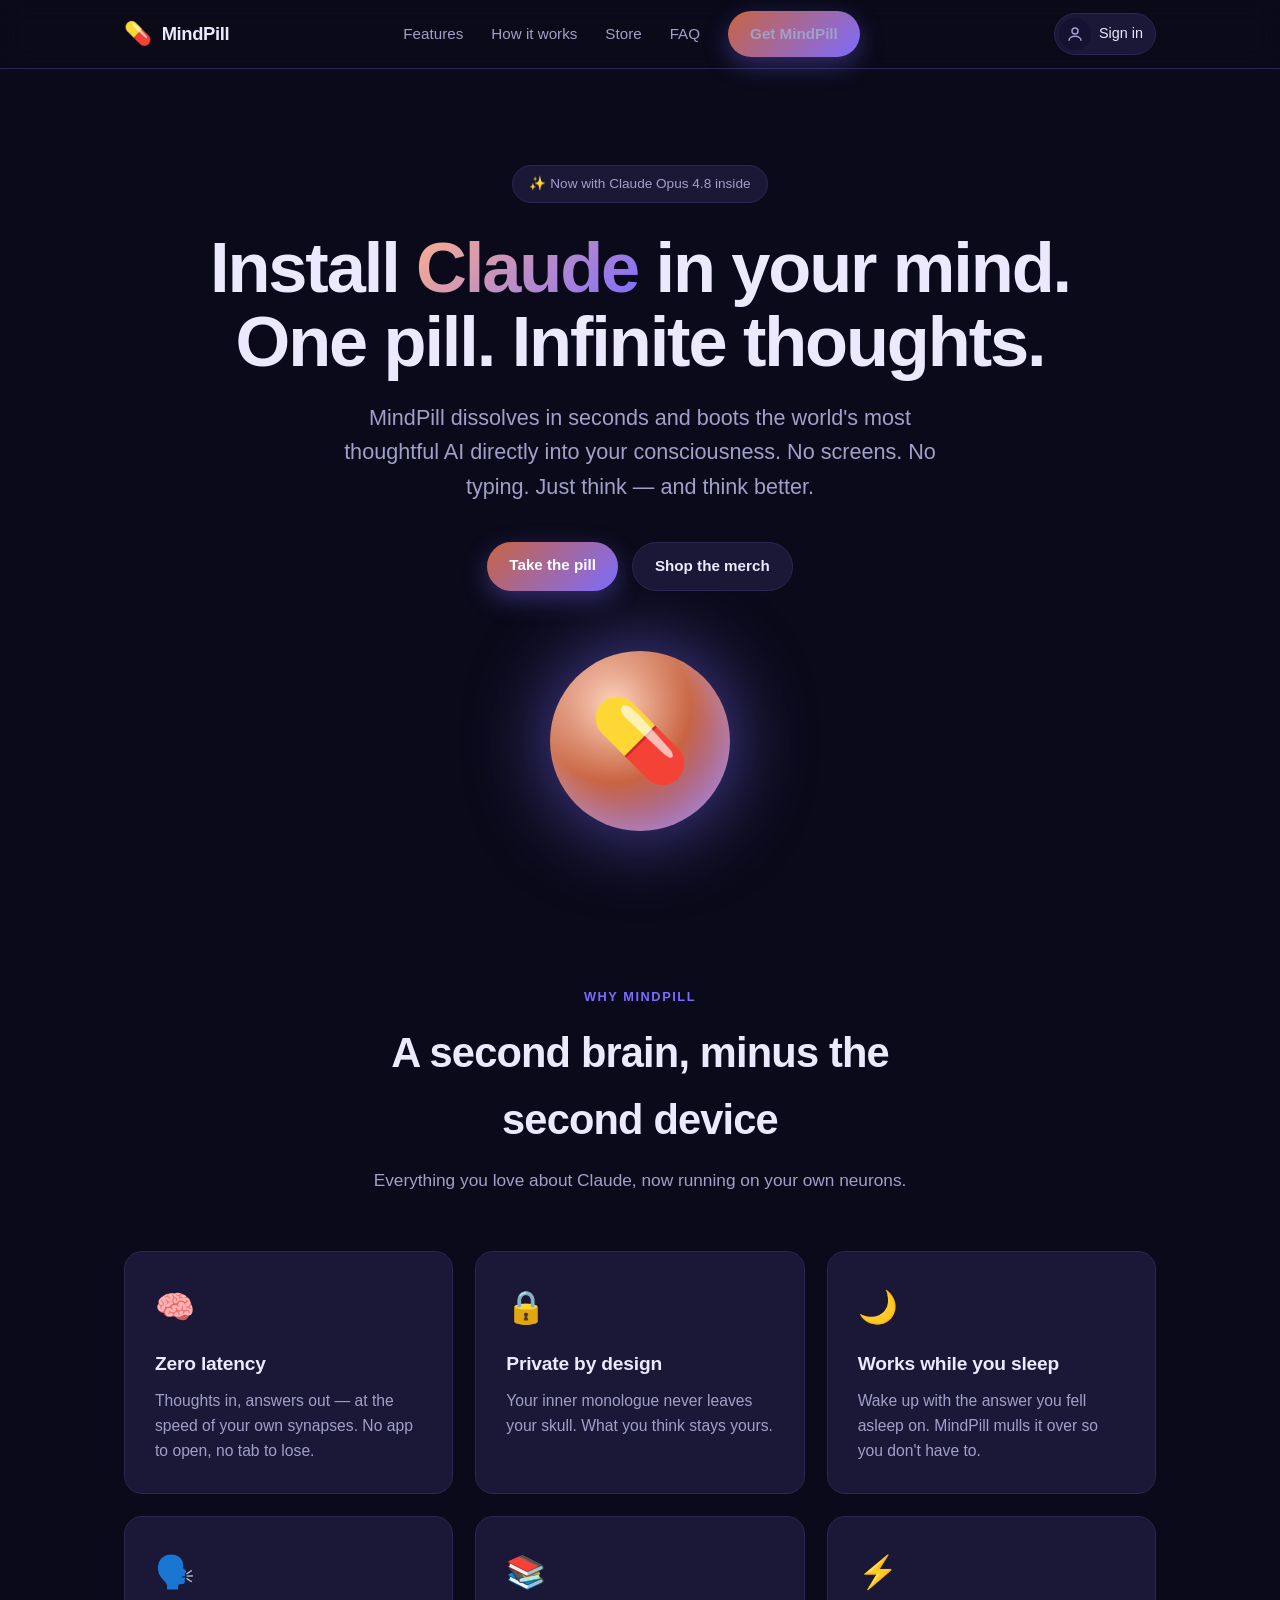
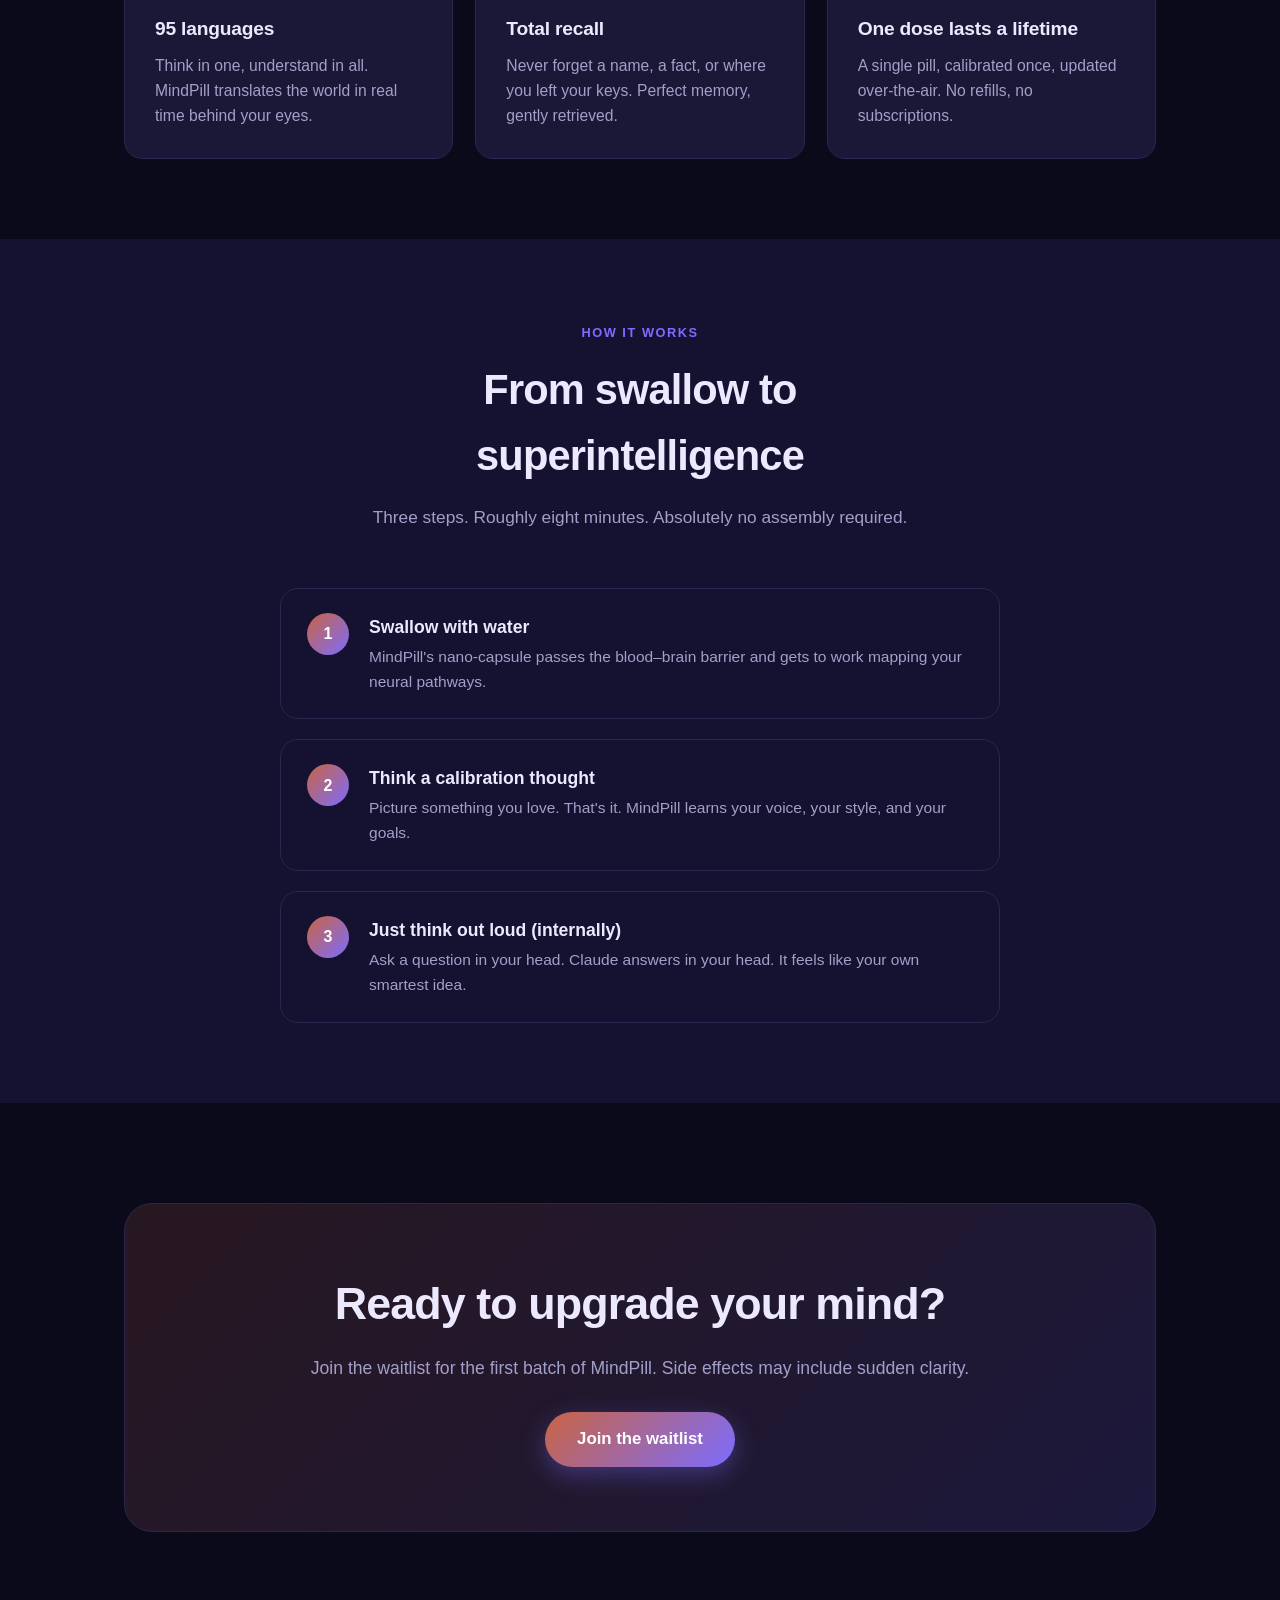
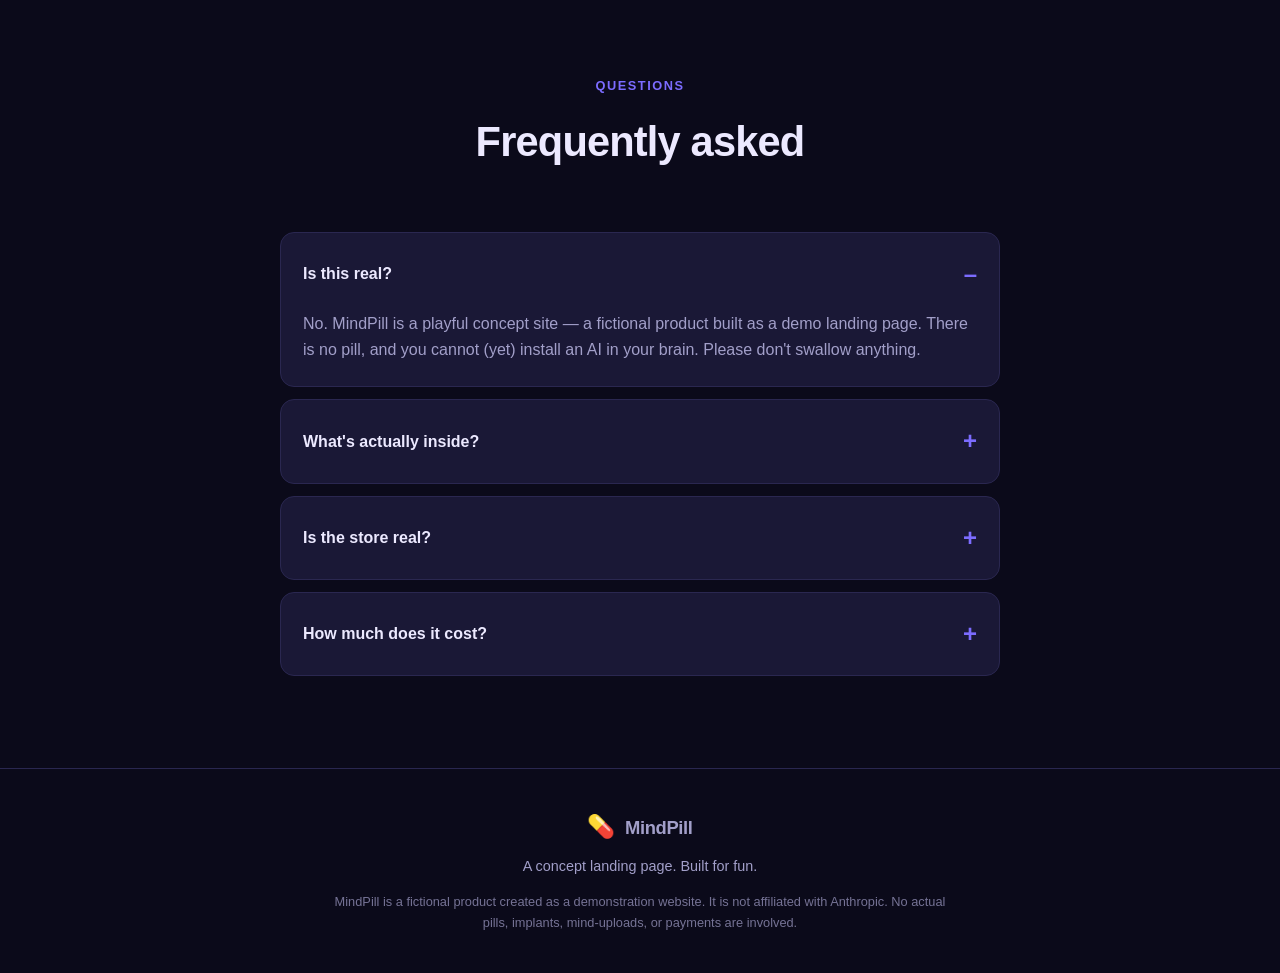
<file: index.html>
<!DOCTYPE html>
<html lang="en">
<head>
  <meta charset="UTF-8" />
  <meta name="viewport" content="width=device-width, initial-scale=1.0" />
  <title>MindPill — Install Claude in your mind</title>
  <meta name="description" content="MindPill is the magic pill that installs Claude directly into your mind. One dose. Infinite thoughts." />
  <link rel="icon" href="data:image/svg+xml,<svg xmlns='http://www.w3.org/2000/svg' viewBox='0 0 100 100'><text y='.9em' font-size='90'>💊</text></svg>" />
  <link rel="stylesheet" href="styles.css?v=3" />
  <!-- Brevo tracker -->
  <script src="https://cdn.brevo.com/js/sdk-loader.js" async></script>
  <script>
    // Version: 2.0
    window.Brevo = window.Brevo || [];
    Brevo.push([
      "init",
      { client_key: "fwd1i68m6k388az7fch1z34x" }
    ]);
  </script>
</head>
<body>
  <header>
    <div class="wrap nav">
      <a href="index.html" class="brand"><span class="dot">💊</span> MindPill</a>
      <nav class="nav-links">
        <a href="#features">Features</a>
        <a href="#how">How it works</a>
        <a href="store.html">Store</a>
        <a href="#faq">FAQ</a>
        <a href="waitlist.html" class="btn btn-primary">Get MindPill</a>
      </nav>
    </div>
  </header>

  <main>
    <section class="hero">
      <div class="wrap">
        <span class="pill-badge">✨ Now with Claude Opus 4.8 inside</span>
        <h1>Install <span class="grad">Claude</span> in your mind.<br />One pill. Infinite thoughts.</h1>
        <p class="sub">MindPill dissolves in seconds and boots the world's most thoughtful AI directly into your consciousness. No screens. No typing. Just think — and think better.</p>
        <div class="hero-cta">
          <a href="waitlist.html" class="btn btn-primary">Take the pill</a>
          <a href="store.html" class="btn btn-ghost">Shop the merch</a>
        </div>
        <div class="pill-visual">💊</div>
      </div>
    </section>

    <section id="features">
      <div class="wrap">
        <div class="section-head">
          <span class="eyebrow">Why MindPill</span>
          <h2>A second brain, minus the second device</h2>
          <p>Everything you love about Claude, now running on your own neurons.</p>
        </div>
        <div class="grid">
          <div class="card"><div class="ic">🧠</div><h3>Zero latency</h3><p>Thoughts in, answers out — at the speed of your own synapses. No app to open, no tab to lose.</p></div>
          <div class="card"><div class="ic">🔒</div><h3>Private by design</h3><p>Your inner monologue never leaves your skull. What you think stays yours.</p></div>
          <div class="card"><div class="ic">🌙</div><h3>Works while you sleep</h3><p>Wake up with the answer you fell asleep on. MindPill mulls it over so you don't have to.</p></div>
          <div class="card"><div class="ic">🗣️</div><h3>95 languages</h3><p>Think in one, understand in all. MindPill translates the world in real time behind your eyes.</p></div>
          <div class="card"><div class="ic">📚</div><h3>Total recall</h3><p>Never forget a name, a fact, or where you left your keys. Perfect memory, gently retrieved.</p></div>
          <div class="card"><div class="ic">⚡</div><h3>One dose lasts a lifetime</h3><p>A single pill, calibrated once, updated over-the-air. No refills, no subscriptions.</p></div>
        </div>
      </div>
    </section>

    <section id="how" style="background: var(--bg-soft);">
      <div class="wrap">
        <div class="section-head">
          <span class="eyebrow">How it works</span>
          <h2>From swallow to superintelligence</h2>
          <p>Three steps. Roughly eight minutes. Absolutely no assembly required.</p>
        </div>
        <div class="steps">
          <div class="step"><div class="num"></div><div><h3>Swallow with water</h3><p>MindPill's nano-capsule passes the blood–brain barrier and gets to work mapping your neural pathways.</p></div></div>
          <div class="step"><div class="num"></div><div><h3>Think a calibration thought</h3><p>Picture something you love. That's it. MindPill learns your voice, your style, and your goals.</p></div></div>
          <div class="step"><div class="num"></div><div><h3>Just think out loud (internally)</h3><p>Ask a question in your head. Claude answers in your head. It feels like your own smartest idea.</p></div></div>
        </div>
      </div>
    </section>

    <section id="get">
      <div class="wrap">
        <div class="cta-band">
          <h2>Ready to upgrade your mind?</h2>
          <p>Join the waitlist for the first batch of MindPill. Side effects may include sudden clarity.</p>
          <a href="waitlist.html" class="btn btn-primary" style="font-size: 1.05rem; padding: 14px 32px;">Join the waitlist</a>
        </div>
      </div>
    </section>

    <section id="faq" style="padding-top: 40px;">
      <div class="wrap">
        <div class="section-head">
          <span class="eyebrow">Questions</span>
          <h2>Frequently asked</h2>
        </div>
        <div class="faq">
          <details open><summary>Is this real?</summary><p>No. MindPill is a playful concept site — a fictional product built as a demo landing page. There is no pill, and you cannot (yet) install an AI in your brain. Please don't swallow anything.</p></details>
          <details><summary>What's actually inside?</summary><p>HTML, CSS, and the Brevo web tracker. This is a static site hosted on GitHub Pages. The "Claude inside" is aspirational marketing copy.</p></details>
          <details><summary>Is the store real?</summary><p>The store and checkout are a demo. No real payment is taken and no card data is stored or sent anywhere — it's here to show the shopping flow and event tracking.</p></details>
          <details><summary>How much does it cost?</summary><p>Free — it's a template. The imaginary pill, however, is priceless.</p></details>
        </div>
      </div>
    </section>
  </main>

  <footer>
    <div class="wrap">
      <a href="index.html" class="brand" style="justify-content: center;"><span class="dot">💊</span> MindPill</a>
      <p style="margin-top: 10px;">A concept landing page. Built for fun.</p>
      <p class="disclaimer">MindPill is a fictional product created as a demonstration website. It is not affiliated with Anthropic. No actual pills, implants, mind-uploads, or payments are involved.</p>
    </div>
  </footer>

  <script src="app.js?v=6"></script>
  <script>
    trackPage("home");   // enriched page view

    // Track waitlist CTA clicks
    document.querySelectorAll('a[href="waitlist.html"]').forEach(function (a) {
      a.addEventListener("click", function () {
        window.Brevo = window.Brevo || [];
        Brevo.push(["track", "waitlist_clicked", {}, {
          id: "waitlist:mindpill",
          data: { product: "MindPill", cta: a.textContent.trim(), url: window.location.href }
        }]);
      });
    });
  </script>
</body>
</html>
</file>
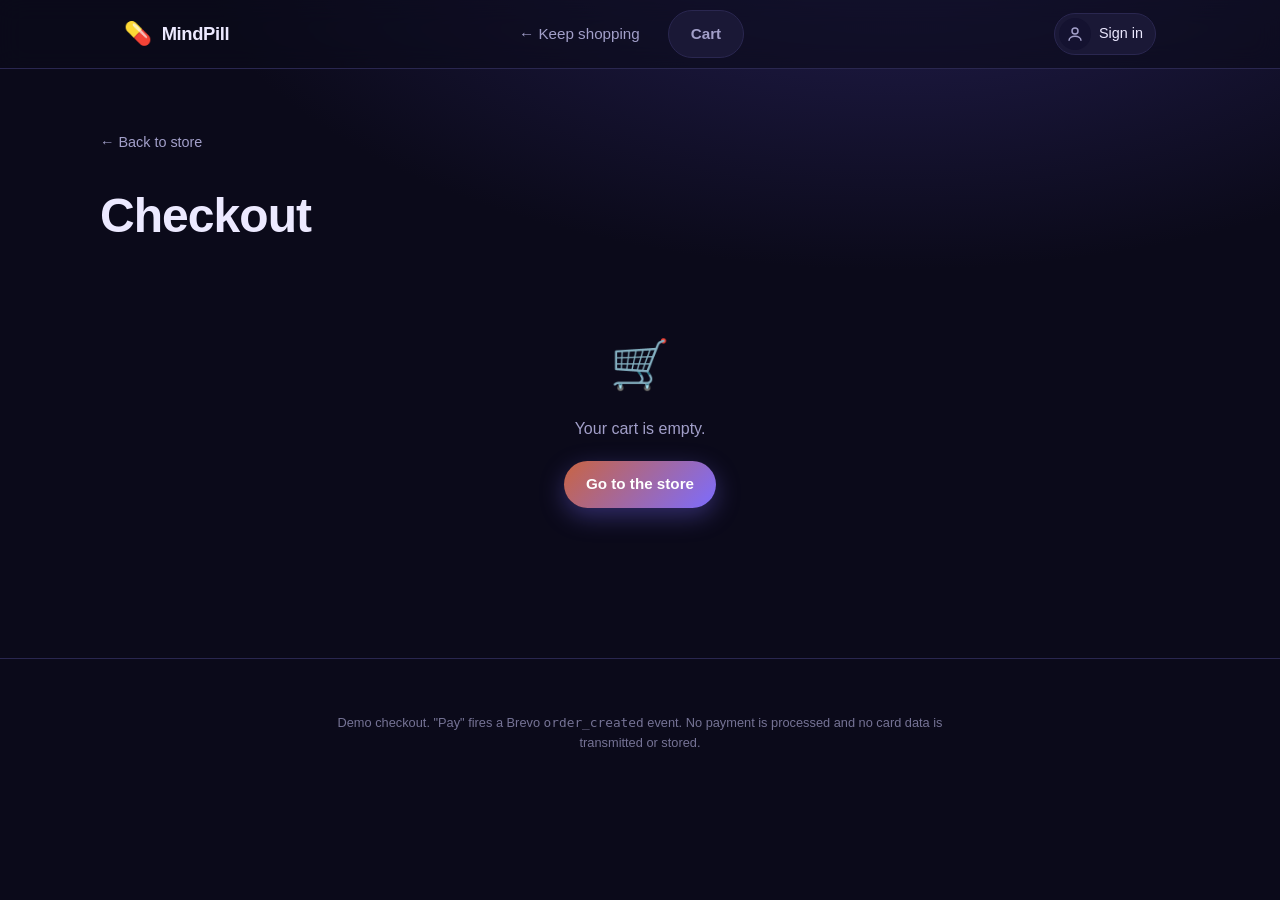
<file: checkout.html>
<!DOCTYPE html>
<html lang="en">
<head>
  <meta charset="UTF-8" />
  <meta name="viewport" content="width=device-width, initial-scale=1.0" />
  <title>Checkout — MindPill</title>
  <meta name="description" content="MindPill checkout (demo)." />
  <link rel="icon" href="data:image/svg+xml,<svg xmlns='http://www.w3.org/2000/svg' viewBox='0 0 100 100'><text y='.9em' font-size='90'>💊</text></svg>" />
  <link rel="stylesheet" href="styles.css?v=3" />
  <script src="https://cdn.brevo.com/js/sdk-loader.js" async></script>
  <script>
    window.Brevo = window.Brevo || [];
    Brevo.push(["init", { client_key: "fwd1i68m6k388az7fch1z34x" }]);
  </script>
</head>
<body>
  <header>
    <div class="wrap nav">
      <a href="index.html" class="brand"><span class="dot">💊</span> MindPill</a>
      <nav class="nav-links">
        <a href="store.html">← Keep shopping</a>
        <a href="store.html" class="btn btn-ghost">Cart <span class="cart-badge" data-cart-count style="display:none;">0</span></a>
      </nav>
    </div>
  </header>

  <main class="wrap page">
    <a href="store.html" class="back-link">← Back to store</a>
    <h1>Checkout</h1>

    <div id="checkout-body">
      <div class="notice">🧪 <strong>Demo checkout.</strong> No real payment is processed and no card data is stored or sent anywhere. Please don't enter real card details — the fields below are for demonstration only.</div>

      <div class="layout-2">
        <!-- Left: forms -->
        <div>
          <div class="form-card" style="margin-bottom: 24px;">
            <h3 style="margin-bottom: 18px;">Contact &amp; shipping</h3>
            <div class="field">
              <label for="email">Email</label>
              <input id="email" type="email" autocomplete="email" placeholder="you@example.com" required />
            </div>
            <div class="row-2">
              <div class="field">
                <label for="firstname">First name</label>
                <input id="firstname" type="text" autocomplete="given-name" placeholder="Ada" required />
              </div>
              <div class="field">
                <label for="lastname">Last name</label>
                <input id="lastname" type="text" autocomplete="family-name" placeholder="Lovelace" />
              </div>
            </div>
            <div class="field">
              <label for="address">Address</label>
              <input id="address" type="text" autocomplete="street-address" placeholder="1 Analytical Engine Ln" required />
            </div>
            <div class="row-2">
              <div class="field">
                <label for="city">City</label>
                <input id="city" type="text" autocomplete="address-level2" placeholder="London" required />
              </div>
              <div class="field">
                <label for="zip">Postal code</label>
                <input id="zip" type="text" autocomplete="postal-code" placeholder="EC1A" required />
              </div>
            </div>
          </div>

          <div class="form-card">
            <h3 style="margin-bottom: 6px;">Payment</h3>
            <p style="color: var(--muted); font-size: 0.85rem; margin-bottom: 18px;">Demo only — use the sample card <code>4242 4242 4242 4242</code>. Do not enter a real card.</p>
            <div class="field">
              <label for="card">Card number</label>
              <input id="card" type="text" inputmode="numeric" placeholder="4242 4242 4242 4242" autocomplete="off" />
            </div>
            <div class="row-2">
              <div class="field">
                <label for="exp">Expiry</label>
                <input id="exp" type="text" placeholder="12 / 30" autocomplete="off" />
              </div>
              <div class="field">
                <label for="cvc">CVC</label>
                <input id="cvc" type="text" inputmode="numeric" placeholder="123" autocomplete="off" />
              </div>
            </div>
          </div>
        </div>

        <!-- Right: order summary -->
        <div class="form-card">
          <h3 style="margin-bottom: 8px;">Your order</h3>
          <div id="cart-lines"></div>
          <div id="summary" style="margin-top: 16px;"></div>
          <button id="pay-btn" class="btn btn-primary" style="width: 100%; margin-top: 22px;">Pay <span id="pay-amount"></span></button>
          <p style="color: var(--muted); font-size: 0.78rem; text-align: center; margin-top: 12px;">Clicking "Pay" simulates a successful order.</p>
        </div>
      </div>
    </div>

    <!-- Empty cart state -->
    <div id="empty" class="empty-state" style="display: none;">
      <div style="font-size: 3rem;">🛒</div>
      <p style="margin: 12px 0 20px;">Your cart is empty.</p>
      <a href="store.html" class="btn btn-primary">Go to the store</a>
    </div>

    <!-- Success state -->
    <div id="success" class="success-box" style="display: none; max-width: 560px; margin: 0 auto;">
      <div class="big">✅</div>
      <h2>Order confirmed!</h2>
      <p style="color: var(--muted); margin-top: 8px;">Order <strong id="order-id"></strong> is on its way to your brain (and mailbox). A confirmation event was sent to Brevo.</p>
      <a href="store.html" class="btn btn-ghost" style="margin-top: 22px;">Continue shopping</a>
    </div>
  </main>

  <footer>
    <div class="wrap">
      <p class="disclaimer">Demo checkout. "Pay" fires a Brevo <code>order_created</code> event. No payment is processed and no card data is transmitted or stored.</p>
    </div>
  </footer>

  <script src="app.js?v=6"></script>
  <script>
    const SHIPPING = 5;
    trackPage("checkout");   // enriched page view

    function render() {
      const cart = getCart();
      const ids = Object.keys(cart);
      const body = document.getElementById("checkout-body");
      const empty = document.getElementById("empty");

      if (ids.length === 0) {
        body.style.display = "none";
        empty.style.display = "block";
        return;
      }
      body.style.display = "";
      empty.style.display = "none";

      // Cart lines
      const lines = document.getElementById("cart-lines");
      lines.innerHTML = "";
      ids.forEach(id => {
        const p = PRODUCTS[id]; if (!p) return;
        const q = cart[id];
        const line = document.createElement("div");
        line.className = "cart-line";
        line.innerHTML =
          '<div class="thumb">' + p.emoji + '</div>' +
          '<div class="info"><h4>' + p.name + '</h4><span>$' + p.price + ' each</span></div>' +
          '<div class="qty">' +
            '<button data-dec="' + id + '">−</button>' +
            '<span>' + q + '</span>' +
            '<button data-inc="' + id + '">+</button>' +
          '</div>' +
          '<div class="line-total">$' + (p.price * q) + '</div>';
        lines.appendChild(line);
      });

      // Summary
      const sub = cartTotal(cart);
      document.getElementById("summary").innerHTML =
        '<div class="summary-row"><span>Subtotal</span><span>$' + sub + '</span></div>' +
        '<div class="summary-row"><span>Shipping</span><span>$' + SHIPPING + '</span></div>' +
        '<div class="summary-row total"><span>Total</span><span>$' + (sub + SHIPPING) + '</span></div>';
      document.getElementById("pay-amount").textContent = "$" + (sub + SHIPPING);
    }

    // Quantity changes fire cart_updated (via setQty in app.js)
    document.getElementById("cart-lines").addEventListener("click", function (e) {
      const inc = e.target.closest("[data-inc]");
      const dec = e.target.closest("[data-dec]");
      const cart = getCart();
      if (inc) { const id = inc.getAttribute("data-inc"); setQty(id, (cart[id] || 0) + 1); render(); }
      if (dec) { const id = dec.getAttribute("data-dec"); setQty(id, (cart[id] || 0) - 1); render(); }
    });

    // Pay -> order_created
    document.getElementById("pay-btn").addEventListener("click", function () {
      const email = document.getElementById("email").value.trim();
      const firstname = document.getElementById("firstname").value.trim();
      const address = document.getElementById("address").value.trim();
      if (!email || !firstname || !address) {
        showToast("Please fill in your contact & shipping details");
        return;
      }
      if (cartCount() === 0) return;

      const orderId = "MP-" + Date.now().toString(36).toUpperCase();
      const orderTotal = cartTotal() + SHIPPING;
      const items = cartItems();
      const favProduct = items.slice().sort((a, b) => b.quantity - a.quantity)[0];
      const today = new Date().toISOString().slice(0, 10); // YYYY-MM-DD for Brevo date attributes

      // 1) Identify the buyer so the order attaches to a real contact + enrich attributes
      //    Custom attributes must be created in Brevo first, else ignored.
      // https://developers.brevo.com/docs/identify-users-js
      identifyContact(email, {
        FIRSTNAME: firstname,
        LASTNAME: document.getElementById("lastname").value.trim(),
        PLAN: "customer",
        SOURCE: "checkout",
        LAST_ORDER_ID: orderId,
        LAST_ORDER_TOTAL: orderTotal,
        LAST_ORDER_DATE: today,
        FAV_PRODUCT: favProduct ? favProduct.name : ""
      });

      // 2) Fire the purchase event (Brevo)
      // https://developers.brevo.com/docs/track-custom-events-js
      trackOrderCreated(orderId, email, SHIPPING);

      // 3) GTM / GA4 ecommerce: purchase (push BEFORE clearing the cart)
      pushEcommerce("purchase", {
        transaction_id: orderId,
        currency: "USD",
        value: orderTotal,
        shipping: SHIPPING,
        items: gaItemsFromCart()   // GA4-format items (built before the cart is cleared)
      });

      // Clear cart after the order is captured
      saveCart({});
      updateCartBadges();

      document.getElementById("checkout-body").style.display = "none";
      document.getElementById("order-id").textContent = orderId;
      document.getElementById("success").style.display = "block";
      window.scrollTo({ top: 0, behavior: "smooth" });
    });

    // Prefill email if we captured it earlier
    document.addEventListener("DOMContentLoaded", function () {
      const e = getEmail();
      if (e) document.getElementById("email").value = e;
      render();
      // GTM / GA4: checkout started (only if there's something in the cart)
      if (cartCount() > 0) {
        pushEcommerce("begin_checkout", {
          currency: "USD",
          value: cartTotal() + SHIPPING,
          items: gaItemsFromCart()
        });
      }
    });
  </script>
</body>
</html>
</file>
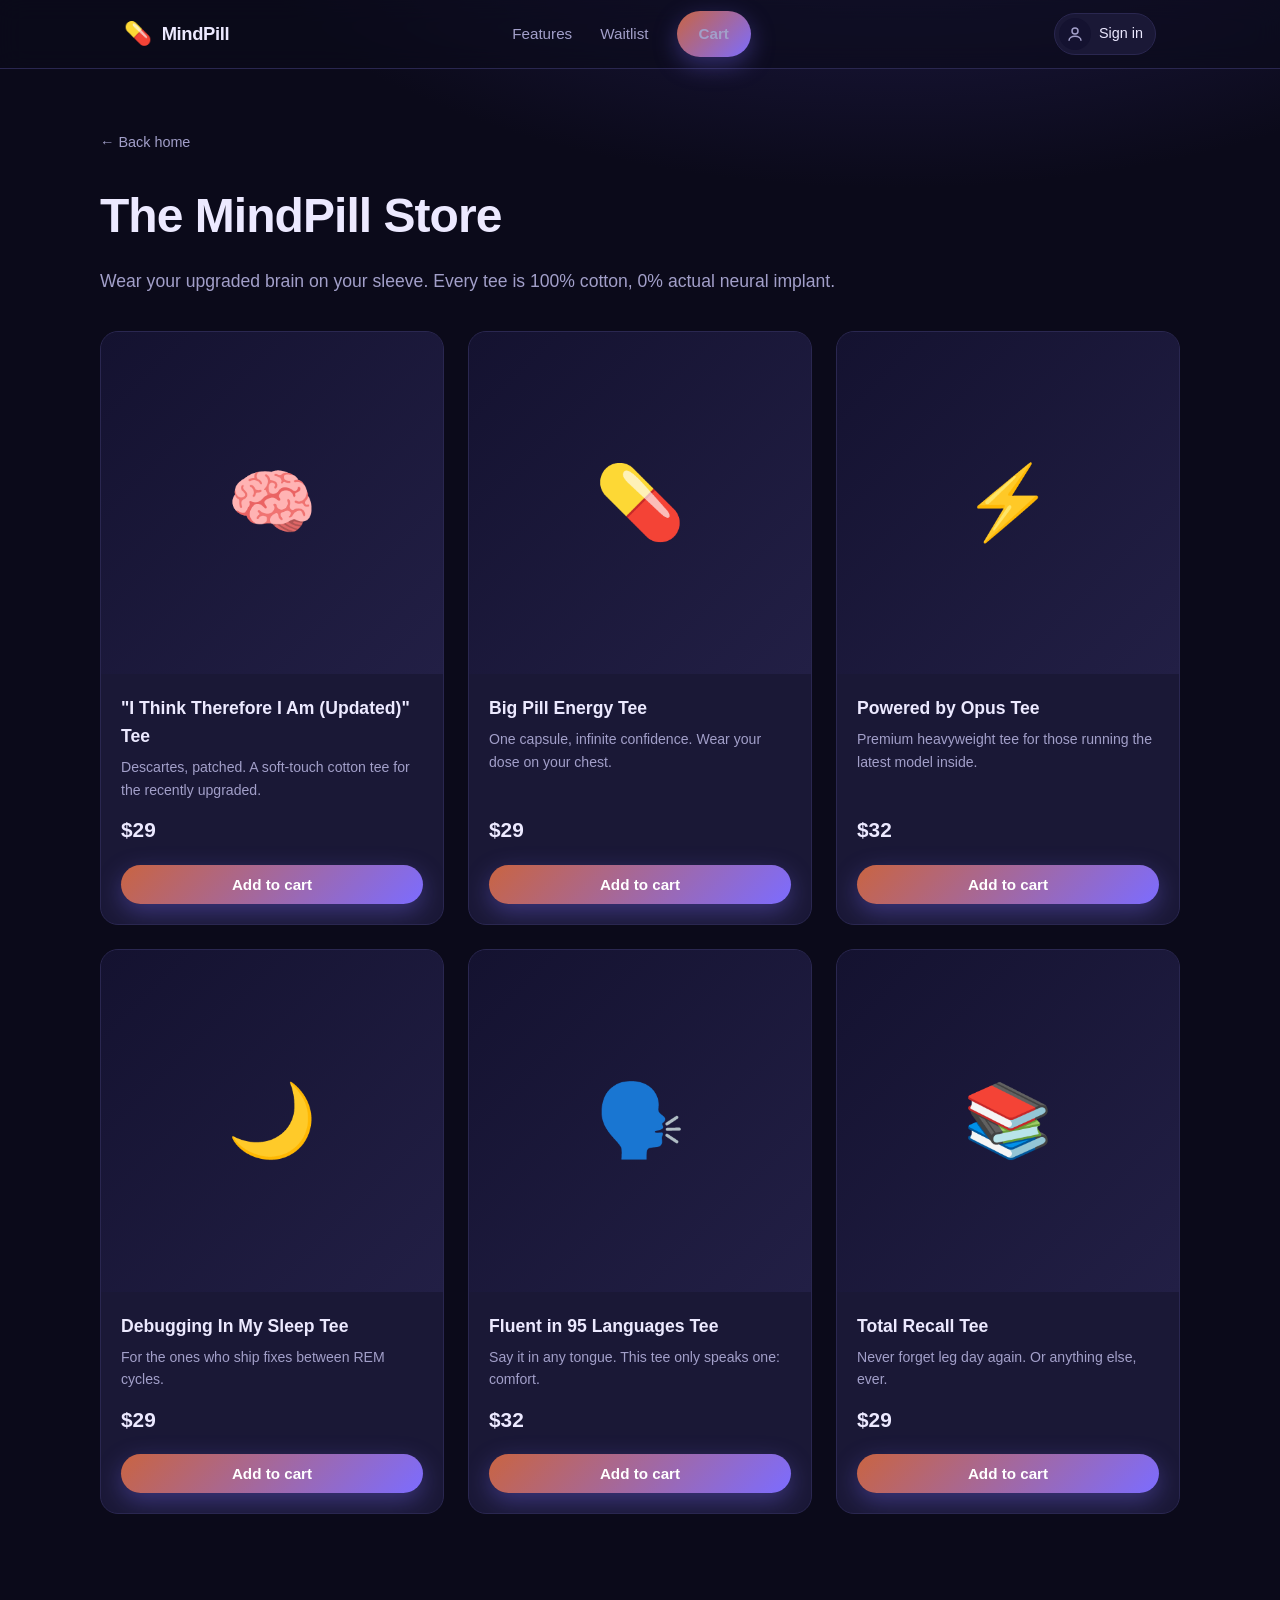
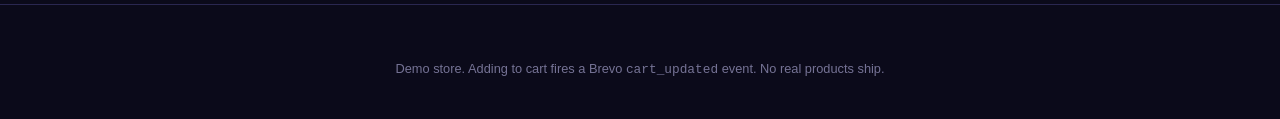
<file: store.html>
<!DOCTYPE html>
<html lang="en">
<head>
  <meta charset="UTF-8" />
  <meta name="viewport" content="width=device-width, initial-scale=1.0" />
  <title>Store — MindPill</title>
  <meta name="description" content="MindPill merch. Think smarter, dress smarter." />
  <link rel="icon" href="data:image/svg+xml,<svg xmlns='http://www.w3.org/2000/svg' viewBox='0 0 100 100'><text y='.9em' font-size='90'>💊</text></svg>" />
  <link rel="stylesheet" href="styles.css?v=3" />
  <script src="https://cdn.brevo.com/js/sdk-loader.js" async></script>
  <script>
    window.Brevo = window.Brevo || [];
    Brevo.push(["init", { client_key: "fwd1i68m6k388az7fch1z34x" }]);
  </script>
</head>
<body>
  <header>
    <div class="wrap nav">
      <a href="index.html" class="brand"><span class="dot">💊</span> MindPill</a>
      <nav class="nav-links">
        <a href="index.html#features">Features</a>
        <a href="waitlist.html">Waitlist</a>
        <a href="checkout.html" class="btn btn-primary">Cart <span class="cart-badge" data-cart-count style="display:none;">0</span></a>
      </nav>
    </div>
  </header>

  <main class="wrap page">
    <a href="index.html" class="back-link">← Back home</a>
    <h1>The MindPill Store</h1>
    <p class="lead">Wear your upgraded brain on your sleeve. Every tee is 100% cotton, 0% actual neural implant.</p>

    <div class="product-grid" id="product-grid"></div>
  </main>

  <footer>
    <div class="wrap">
      <p class="disclaimer">Demo store. Adding to cart fires a Brevo <code>cart_updated</code> event. No real products ship.</p>
    </div>
  </footer>

  <script src="app.js?v=6"></script>
  <script>
    trackPage("store");   // enriched page view for the store listing

    const grid = document.getElementById("product-grid");
    Object.entries(PRODUCTS).forEach(([id, p]) => {
      const el = document.createElement("div");
      el.className = "product";
      const href = "product.html?id=" + encodeURIComponent(id);
      el.innerHTML =
        '<a href="' + href + '" class="thumb">' + p.emoji + '</a>' +
        '<div class="body">' +
          '<h3><a href="' + href + '">' + p.name + '</a></h3>' +
          '<p class="desc">' + p.blurb + '</p>' +
          '<div class="price">$' + p.price + '</div>' +
          '<button class="btn btn-primary" data-add="' + id + '">Add to cart</button>' +
        '</div>';
      grid.appendChild(el);
    });

    grid.addEventListener("click", function (e) {
      const btn = e.target.closest("[data-add]");
      if (!btn) return;
      const id = btn.getAttribute("data-add");
      addToCart(id);                          // fires cart_updated
      showToast(PRODUCTS[id].name.length > 24 ? "Added to cart" : PRODUCTS[id].name + " added");
    });
  </script>
</body>
</html>
</file>
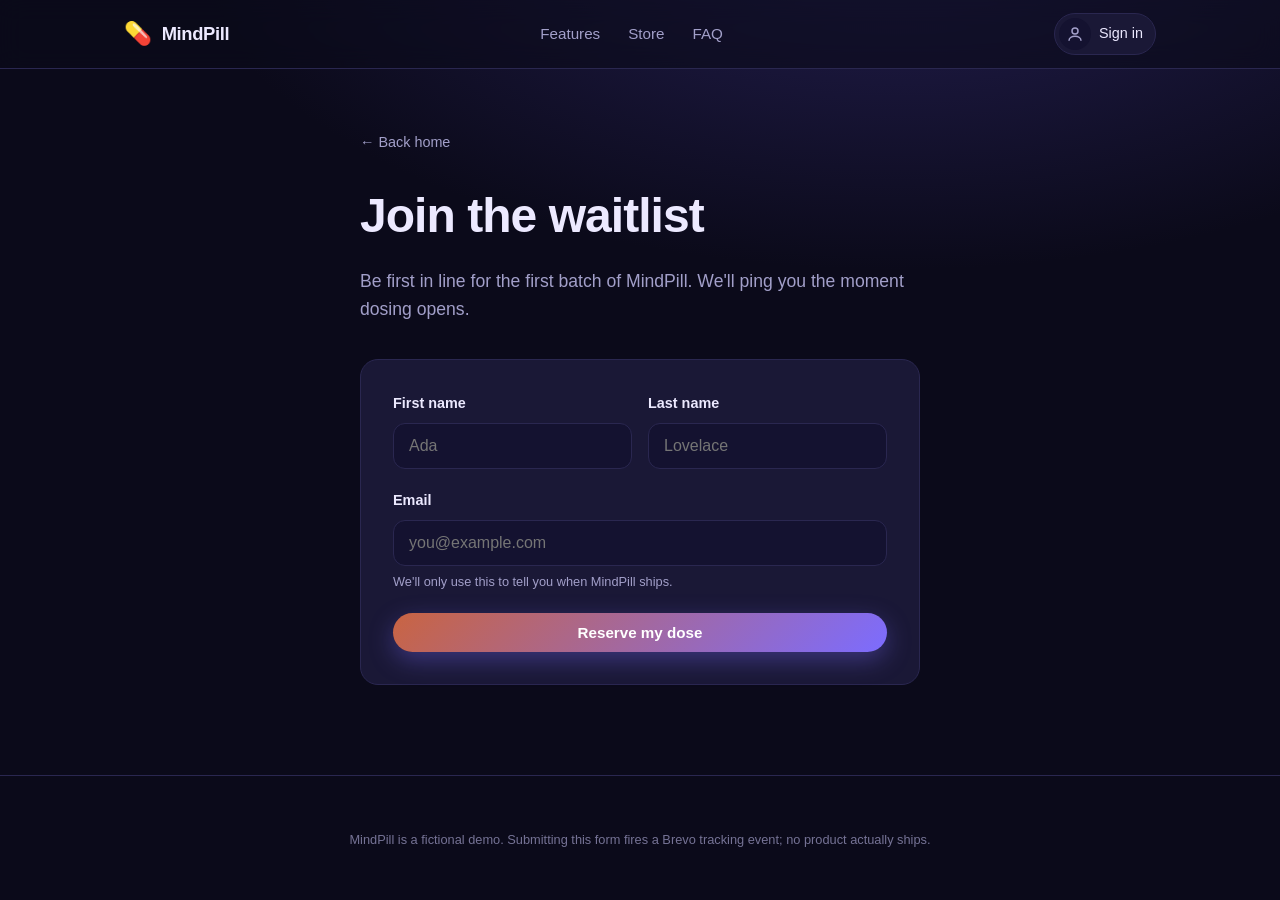
<file: waitlist.html>
<!DOCTYPE html>
<html lang="en">
<head>
  <meta charset="UTF-8" />
  <meta name="viewport" content="width=device-width, initial-scale=1.0" />
  <title>Join the waitlist — MindPill</title>
  <meta name="description" content="Join the MindPill waitlist." />
  <link rel="icon" href="data:image/svg+xml,<svg xmlns='http://www.w3.org/2000/svg' viewBox='0 0 100 100'><text y='.9em' font-size='90'>💊</text></svg>" />
  <link rel="stylesheet" href="styles.css?v=3" />
  <script src="https://cdn.brevo.com/js/sdk-loader.js" async></script>
  <script>
    window.Brevo = window.Brevo || [];
    Brevo.push(["init", { client_key: "fwd1i68m6k388az7fch1z34x" }]);
  </script>
</head>
<body>
  <header>
    <div class="wrap nav">
      <a href="index.html" class="brand"><span class="dot">💊</span> MindPill</a>
      <nav class="nav-links">
        <a href="index.html#features">Features</a>
        <a href="store.html">Store</a>
        <a href="index.html#faq">FAQ</a>
      </nav>
    </div>
  </header>

  <main class="wrap page">
    <div class="page-narrow" style="margin: 0 auto;">
      <a href="index.html" class="back-link">← Back home</a>
      <h1>Join the waitlist</h1>
      <p class="lead">Be first in line for the first batch of MindPill. We'll ping you the moment dosing opens.</p>

      <div id="form-wrap" class="form-card">
        <form id="waitlist-form" novalidate>
          <div class="row-2">
            <div class="field">
              <label for="firstname">First name</label>
              <input id="firstname" name="firstname" type="text" autocomplete="given-name" placeholder="Ada" required />
            </div>
            <div class="field">
              <label for="lastname">Last name</label>
              <input id="lastname" name="lastname" type="text" autocomplete="family-name" placeholder="Lovelace" />
            </div>
          </div>
          <div class="field">
            <label for="email">Email</label>
            <input id="email" name="email" type="email" autocomplete="email" placeholder="you@example.com" required />
            <div class="hint">We'll only use this to tell you when MindPill ships.</div>
          </div>
          <button type="submit" class="btn btn-primary" style="width: 100%;">Reserve my dose</button>
        </form>
      </div>

      <div id="success" class="success-box" style="display: none;">
        <div class="big">🎉</div>
        <h2>You're on the list!</h2>
        <p style="color: var(--muted); margin-top: 8px;">We've reserved your spot. Keep thinking — we'll be in touch.</p>
        <a href="store.html" class="btn btn-ghost" style="margin-top: 22px;">Grab some merch while you wait →</a>
      </div>
    </div>
  </main>

  <footer>
    <div class="wrap">
      <p class="disclaimer">MindPill is a fictional demo. Submitting this form fires a Brevo tracking event; no product actually ships.</p>
    </div>
  </footer>

  <script src="app.js?v=6"></script>
  <script>
    trackPage("waitlist");   // enriched page view

    document.getElementById("waitlist-form").addEventListener("submit", function (e) {
      e.preventDefault();
      const email = document.getElementById("email").value.trim();
      const firstname = document.getElementById("firstname").value.trim();
      const lastname = document.getElementById("lastname").value.trim();
      if (!email || !firstname) return;

      // 1) Identify the visitor -> ties their cookie to a real contact + sets attributes
      //    Custom attributes (PLAN, SOURCE) must be created in Brevo first, else ignored.
      identifyContact(email, {
        FIRSTNAME: firstname,
        LASTNAME: lastname,
        PLAN: "waitlist",
        SOURCE: "waitlist_page"
      });

      // 2) Fire the custom event (now attributed to the identified contact)
      // https://developers.brevo.com/docs/track-custom-events-js
      window.Brevo = window.Brevo || [];
      Brevo.push([
        "track",
        "waitlist_joined",
        { email: email, FIRSTNAME: firstname, LASTNAME: lastname },
        { id: "waitlist:" + email, data: { product: "MindPill", source: "waitlist_page" } }
      ]);

      // GTM / GA4: lead captured
      dl().push({ event: "generate_lead", lead_source: "waitlist_page", currency: "USD", value: 0 });

      document.getElementById("form-wrap").style.display = "none";
      document.getElementById("success").style.display = "block";
    });
  </script>
</body>
</html>
</file>
<file: styles.css>
:root {
  --bg: #0b0a1a;
  --bg-soft: #141230;
  --card: #1a1836;
  --text: #ece9ff;
  --muted: #a29fc9;
  --accent: #c96442;
  --accent-2: #7c6cff;
  --border: #2a2750;
  --radius: 18px;
  --maxw: 1080px;
}
* { box-sizing: border-box; margin: 0; padding: 0; }
html { scroll-behavior: smooth; }
body {
  font-family: -apple-system, BlinkMacSystemFont, "Segoe UI", Roboto, Helvetica, Arial, sans-serif;
  background: radial-gradient(1200px 600px at 70% -10%, #241f52 0%, transparent 60%), var(--bg);
  color: var(--text);
  line-height: 1.6;
  -webkit-font-smoothing: antialiased;
  overflow-x: hidden;
  min-height: 100vh;
}
a { color: inherit; text-decoration: none; }
.wrap { max-width: var(--maxw); margin: 0 auto; padding: 0 24px; }

/* Nav */
header {
  position: sticky; top: 0; z-index: 50;
  backdrop-filter: blur(12px);
  background: rgba(11,10,26,0.6);
  border-bottom: 1px solid var(--border);
}
.nav { display: flex; align-items: center; justify-content: space-between; height: 68px; }
.brand { display: flex; align-items: center; gap: 10px; font-weight: 700; font-size: 1.15rem; letter-spacing: -0.02em; }
.brand .dot { font-size: 1.4rem; }
.nav-links { display: flex; gap: 28px; align-items: center; }
.nav-links a { color: var(--muted); font-size: 0.95rem; transition: color .2s; }
.nav-links a:hover { color: var(--text); }
.btn {
  display: inline-block; padding: 11px 22px; border-radius: 999px;
  font-weight: 600; font-size: 0.95rem; cursor: pointer; border: none;
  transition: transform .15s ease, box-shadow .2s ease; text-align: center;
}
.btn-primary { background: linear-gradient(135deg, var(--accent), var(--accent-2)); color: white; box-shadow: 0 8px 24px rgba(124,108,255,0.35); }
.btn-primary:hover { transform: translateY(-2px); box-shadow: 0 12px 30px rgba(124,108,255,0.5); }
.btn-ghost { background: var(--card); color: var(--text); border: 1px solid var(--border); }
.btn-ghost:hover { transform: translateY(-2px); }
.btn:disabled { opacity: 0.5; cursor: not-allowed; transform: none; }
@media (max-width: 720px) { .nav-links a:not(.btn) { display: none; } }

/* Hero */
.hero { text-align: center; padding: 96px 0 72px; position: relative; }
.pill-badge {
  display: inline-flex; align-items: center; gap: 8px;
  background: var(--card); border: 1px solid var(--border);
  padding: 7px 16px; border-radius: 999px; font-size: 0.85rem; color: var(--muted);
  margin-bottom: 28px;
}
.hero h1 { font-size: clamp(2.4rem, 6vw, 4.4rem); line-height: 1.05; letter-spacing: -0.03em; font-weight: 800; margin-bottom: 22px; }
.hero h1 .grad { background: linear-gradient(135deg, #ffb08a, var(--accent-2)); -webkit-background-clip: text; background-clip: text; -webkit-text-fill-color: transparent; }
.hero p.sub { font-size: clamp(1.05rem, 2.2vw, 1.35rem); color: var(--muted); max-width: 620px; margin: 0 auto 38px; }
.hero-cta { display: flex; gap: 14px; justify-content: center; flex-wrap: wrap; }
.pill-visual {
  margin: 60px auto 0; width: 180px; height: 180px; border-radius: 50%;
  background: radial-gradient(circle at 35% 30%, #ffd5c0, var(--accent) 45%, var(--accent-2) 100%);
  box-shadow: 0 0 80px rgba(124,108,255,0.6), inset 0 0 40px rgba(255,255,255,0.25);
  display: grid; place-items: center; font-size: 5rem;
  animation: float 5s ease-in-out infinite;
}
@keyframes float { 0%,100% { transform: translateY(0) } 50% { transform: translateY(-18px) } }

/* Sections */
section { padding: 80px 0; }
.section-head { text-align: center; max-width: 640px; margin: 0 auto 56px; }
.section-head .eyebrow { color: var(--accent-2); font-weight: 700; text-transform: uppercase; letter-spacing: 0.12em; font-size: 0.8rem; }
.section-head h2 { font-size: clamp(1.8rem, 4vw, 2.6rem); letter-spacing: -0.02em; margin: 12px 0 14px; }
.section-head p { color: var(--muted); font-size: 1.08rem; }

.grid { display: grid; grid-template-columns: repeat(3, 1fr); gap: 22px; }
@media (max-width: 860px) { .grid { grid-template-columns: 1fr; } }
.card { background: var(--card); border: 1px solid var(--border); border-radius: var(--radius); padding: 30px; transition: transform .2s ease, border-color .2s ease; }
.card:hover { transform: translateY(-4px); border-color: var(--accent-2); }
.card .ic { font-size: 2rem; margin-bottom: 16px; }
.card h3 { font-size: 1.2rem; margin-bottom: 8px; letter-spacing: -0.01em; }
.card p { color: var(--muted); font-size: 0.98rem; }

/* Steps */
.steps { counter-reset: step; display: grid; gap: 20px; max-width: 720px; margin: 0 auto; }
.step { display: flex; gap: 20px; align-items: flex-start; background: var(--bg-soft); border: 1px solid var(--border); border-radius: var(--radius); padding: 24px 26px; }
.step .num { counter-increment: step; flex: 0 0 auto; width: 42px; height: 42px; border-radius: 50%; background: linear-gradient(135deg, var(--accent), var(--accent-2)); display: grid; place-items: center; font-weight: 800; color: white; }
.step .num::before { content: counter(step); }
.step h3 { font-size: 1.1rem; margin-bottom: 4px; }
.step p { color: var(--muted); font-size: 0.97rem; }

/* CTA */
.cta-band { text-align: center; background: linear-gradient(135deg, rgba(201,100,66,0.15), rgba(124,108,255,0.15)); border: 1px solid var(--border); border-radius: 28px; padding: 64px 32px; margin: 20px 0; }
.cta-band h2 { font-size: clamp(1.8rem, 4vw, 2.8rem); letter-spacing: -0.02em; margin-bottom: 14px; }
.cta-band p { color: var(--muted); margin-bottom: 30px; font-size: 1.1rem; }

/* FAQ */
.faq { max-width: 720px; margin: 0 auto; }
details { background: var(--card); border: 1px solid var(--border); border-radius: 14px; padding: 4px 22px; margin-bottom: 12px; }
details summary { cursor: pointer; padding: 18px 0; font-weight: 600; list-style: none; display: flex; justify-content: space-between; align-items: center; }
details summary::-webkit-details-marker { display: none; }
details summary::after { content: "+"; color: var(--accent-2); font-size: 1.5rem; }
details[open] summary::after { content: "–"; }
details p { color: var(--muted); padding: 0 0 20px; }

footer { border-top: 1px solid var(--border); padding: 40px 0; text-align: center; color: var(--muted); font-size: 0.9rem; }
footer .disclaimer { max-width: 620px; margin: 14px auto 0; font-size: 0.8rem; opacity: 0.7; }

/* Page container */
.page { padding: 60px 0 90px; }
.page-narrow { max-width: 560px; }
.page h1 { font-size: clamp(2rem, 5vw, 3rem); letter-spacing: -0.02em; margin-bottom: 12px; }
.page .lead { color: var(--muted); font-size: 1.1rem; margin-bottom: 36px; }
.back-link { color: var(--muted); font-size: 0.9rem; display: inline-block; margin-bottom: 24px; }
.back-link:hover { color: var(--text); }

/* Forms */
.form-card { background: var(--card); border: 1px solid var(--border); border-radius: var(--radius); padding: 32px; }
.field { margin-bottom: 20px; }
.field label { display: block; font-size: 0.9rem; font-weight: 600; margin-bottom: 8px; }
.field input, .field select, .field textarea {
  width: 100%; padding: 13px 15px; border-radius: 12px;
  background: var(--bg-soft); border: 1px solid var(--border); color: var(--text);
  font-size: 1rem; font-family: inherit; transition: border-color .2s;
}
.field input:focus, .field select:focus, .field textarea:focus { outline: none; border-color: var(--accent-2); }
.field .hint { font-size: 0.8rem; color: var(--muted); margin-top: 6px; }
.row-2 { display: grid; grid-template-columns: 1fr 1fr; gap: 16px; }
@media (max-width: 520px) { .row-2 { grid-template-columns: 1fr; } }
.notice { background: rgba(201,100,66,0.12); border: 1px solid rgba(201,100,66,0.4); color: #ffd0bd; border-radius: 12px; padding: 14px 16px; font-size: 0.88rem; margin-bottom: 24px; }
.success-box { background: rgba(124,108,255,0.12); border: 1px solid var(--accent-2); border-radius: var(--radius); padding: 32px; text-align: center; }
.success-box .big { font-size: 3rem; margin-bottom: 12px; }

/* Store */
.product-grid { display: grid; grid-template-columns: repeat(3, 1fr); gap: 24px; }
@media (max-width: 860px) { .product-grid { grid-template-columns: repeat(2, 1fr); } }
@media (max-width: 560px) { .product-grid { grid-template-columns: 1fr; } }
.product { background: var(--card); border: 1px solid var(--border); border-radius: var(--radius); overflow: hidden; display: flex; flex-direction: column; transition: transform .2s, border-color .2s; }
.product:hover { transform: translateY(-4px); border-color: var(--accent-2); }
.product .thumb { aspect-ratio: 1 / 1; display: grid; place-items: center; font-size: 4.5rem; background: linear-gradient(135deg, var(--bg-soft), #221f45); }
.product .body { padding: 20px; display: flex; flex-direction: column; gap: 6px; flex: 1; }
.product h3 { font-size: 1.1rem; }
.product .desc { color: var(--muted); font-size: 0.88rem; flex: 1; }
.product .price { font-weight: 800; font-size: 1.3rem; margin: 6px 0 12px; }

/* Cart */
.cart-badge { display: inline-flex; align-items: center; justify-content: center; min-width: 22px; height: 22px; padding: 0 6px; border-radius: 999px; background: var(--accent); color: white; font-size: 0.75rem; font-weight: 700; margin-left: 4px; }
.cart-line { display: flex; align-items: center; gap: 16px; padding: 16px 0; border-bottom: 1px solid var(--border); }
.cart-line .thumb { width: 56px; height: 56px; border-radius: 12px; background: linear-gradient(135deg, var(--bg-soft), #221f45); display: grid; place-items: center; font-size: 1.8rem; flex: 0 0 auto; }
.cart-line .info { flex: 1; }
.cart-line .info h4 { font-size: 1rem; }
.cart-line .info span { color: var(--muted); font-size: 0.85rem; }
.qty { display: flex; align-items: center; gap: 8px; }
.qty button { width: 30px; height: 30px; border-radius: 8px; border: 1px solid var(--border); background: var(--bg-soft); color: var(--text); font-size: 1.1rem; cursor: pointer; }
.qty button:hover { border-color: var(--accent-2); }
.cart-line .line-total { font-weight: 700; min-width: 70px; text-align: right; }
.summary-row { display: flex; justify-content: space-between; padding: 8px 0; color: var(--muted); }
.summary-row.total { color: var(--text); font-weight: 800; font-size: 1.25rem; border-top: 1px solid var(--border); margin-top: 8px; padding-top: 16px; }
.empty-state { text-align: center; color: var(--muted); padding: 60px 0; }
.toast { position: fixed; bottom: 24px; left: 50%; transform: translateX(-50%) translateY(120px); background: var(--card); border: 1px solid var(--accent-2); color: var(--text); padding: 14px 22px; border-radius: 999px; font-weight: 600; box-shadow: 0 12px 30px rgba(0,0,0,0.4); transition: transform .3s ease; z-index: 100; }
.toast.show { transform: translateX(-50%) translateY(0); }
.layout-2 { display: grid; grid-template-columns: 1.4fr 1fr; gap: 32px; align-items: start; }
@media (max-width: 800px) { .layout-2 { grid-template-columns: 1fr; } }

/* Profile menu (header, right) */
.profile { position: relative; margin-left: 20px; }
.profile-btn { display: flex; align-items: center; gap: 8px; background: var(--card); border: 1px solid var(--border); color: var(--text); border-radius: 999px; padding: 4px 12px 4px 4px; cursor: pointer; font: inherit; font-size: 0.9rem; }
.profile.is-auth .profile-btn { padding: 4px; }
.profile-btn:hover { border-color: var(--accent-2); }
.avatar { position: relative; width: 32px; height: 32px; border-radius: 50%; display: inline-flex; align-items: center; justify-content: center; font-weight: 700; color: #fff; background: linear-gradient(135deg, var(--accent), var(--accent-2)); }
.avatar-anon { background: var(--bg-soft); color: var(--muted); }
.avatar-check { position: absolute; right: -3px; bottom: -3px; width: 15px; height: 15px; border-radius: 50%; background: #22c55e; color: #fff; font-size: 9px; line-height: 15px; text-align: center; border: 2px solid var(--bg); }
.profile-panel { display: none; position: absolute; right: 0; top: calc(100% + 10px); width: min(300px, calc(100vw - 32px)); background: var(--card); border: 1px solid var(--border); border-radius: 14px; padding: 16px; box-shadow: 0 16px 40px rgba(0,0,0,0.45); z-index: 60; }
.profile.open .profile-panel { display: block; }
.profile-panel form { display: grid; gap: 10px; }
.profile-panel label { display: grid; gap: 4px; font-size: 0.8rem; color: var(--muted); }
.profile-panel input { font: inherit; font-size: 0.9rem; color: var(--text); background: var(--bg-soft); border: 1px solid var(--border); border-radius: 10px; padding: 8px 10px; }
.profile-panel input:focus { outline: none; border-color: var(--accent-2); }
.profile-status { font-weight: 700; margin-bottom: 6px; }
.profile.is-auth .profile-status { color: #22c55e; }
.profile-row { display: grid; gap: 2px; font-size: 0.78rem; color: var(--muted); margin-top: 8px; }
.profile-row b { color: var(--text); font-weight: 600; font-size: 0.9rem; overflow-wrap: anywhere; }
.profile-meta { font-size: 0.75rem; color: var(--muted); margin-top: 8px; }
.profile-err { font-size: 0.8rem; color: #f87171; min-height: 0; }
.profile-err:empty { display: none; }
.profile-action { width: 100%; margin-top: 10px; justify-content: center; }
@media (max-width: 720px) { .profile-label { display: none; } .profile-btn { padding: 4px; } .profile { margin-left: 12px; } }
</file>
